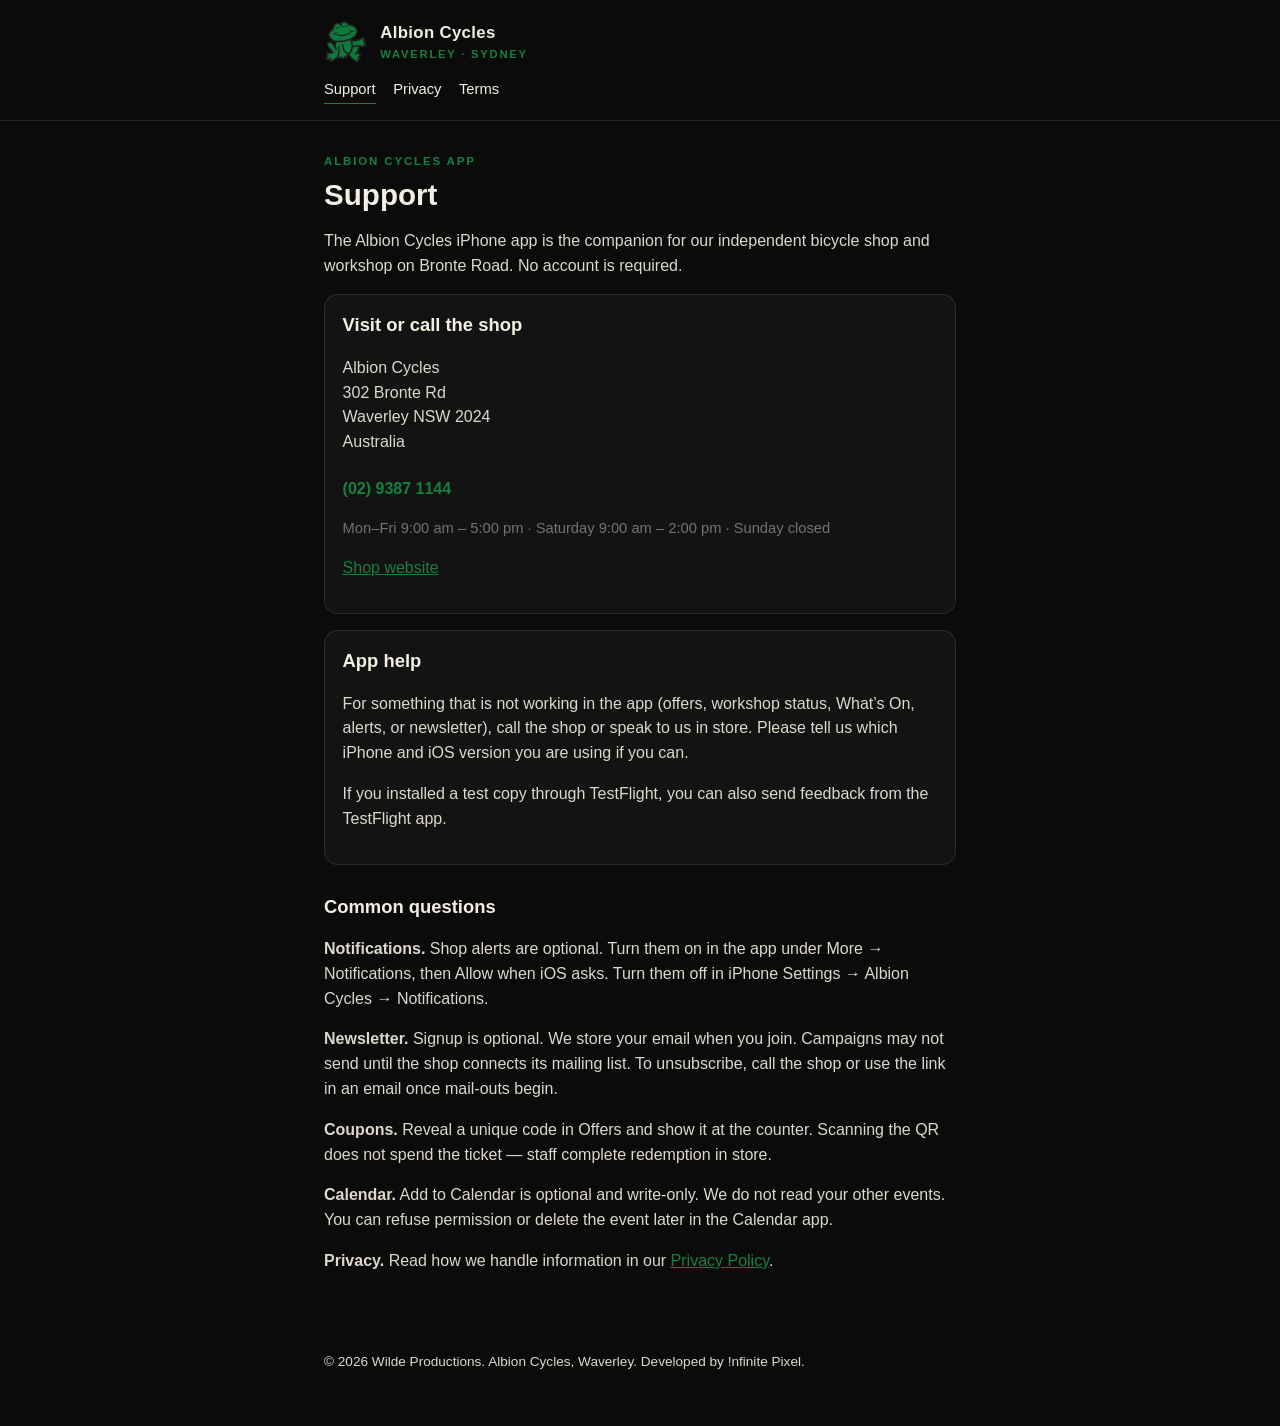
<file: index.html>
<!DOCTYPE html>
<html lang="en-AU">
<head>
  <meta charset="utf-8">
  <meta name="viewport" content="width=device-width, initial-scale=1">
  <title>Support — Albion Cycles</title>
  <meta name="description" content="Help and contact for the Albion Cycles iPhone app and Waverley shop.">
  <link rel="stylesheet" href="styles.css">
</head>
<body>
  <header>
    <div class="wrap" style="padding-bottom: 0;">
      <a class="brand" href="index.html">
        <img class="frog" src="albion-frog.png" alt="">
        <span class="brand-text">
          <strong>Albion Cycles</strong>
          <span>Waverley · Sydney</span>
        </span>
      </a>
      <nav>
        <a href="index.html" aria-current="page">Support</a>
        <a href="privacy.html">Privacy</a>
        <a href="terms.html">Terms</a>
      </nav>
    </div>
  </header>

  <main class="wrap">
    <p class="eyebrow">Albion Cycles app</p>
    <h1>Support</h1>
    <p>The Albion Cycles iPhone app is the companion for our independent bicycle shop and workshop on Bronte Road. No account is required.</p>

    <div class="card">
      <h2>Visit or call the shop</h2>
      <p>Albion Cycles<br>302 Bronte Rd<br>Waverley NSW 2024<br>Australia</p>
      <p><a class="action" href="tel:+61293871144">(02) 9387 1144</a></p>
      <p class="muted">Mon–Fri 9:00 am – 5:00 pm · Saturday 9:00 am – 2:00 pm · Sunday closed</p>
      <p><a href="https://kryton42.wixsite.com/albion-cycles-1">Shop website</a></p>
    </div>

    <div class="card">
      <h2>App help</h2>
      <p>For something that is not working in the app (offers, workshop status, What’s On, alerts, or newsletter), call the shop or speak to us in store. Please tell us which iPhone and iOS version you are using if you can.</p>
      <p>If you installed a test copy through TestFlight, you can also send feedback from the TestFlight app.</p>
    </div>

    <h2>Common questions</h2>
    <p><strong>Notifications.</strong> Shop alerts are optional. Turn them on in the app under More → Notifications, then Allow when iOS asks. Turn them off in iPhone Settings → Albion Cycles → Notifications.</p>
    <p><strong>Newsletter.</strong> Signup is optional. We store your email when you join. Campaigns may not send until the shop connects its mailing list. To unsubscribe, call the shop or use the link in an email once mail-outs begin.</p>
    <p><strong>Coupons.</strong> Reveal a unique code in Offers and show it at the counter. Scanning the QR does not spend the ticket — staff complete redemption in store.</p>
    <p><strong>Calendar.</strong> Add to Calendar is optional and write-only. We do not read your other events. You can refuse permission or delete the event later in the Calendar app.</p>
    <p><strong>Privacy.</strong> Read how we handle information in our <a href="privacy.html">Privacy Policy</a>.</p>
  </main>

  <footer>
    <p>© 2026 Wilde Productions. Albion Cycles, Waverley. Developed by !nfinite Pixel.</p>
  </footer>
</body>
</html>
</file>
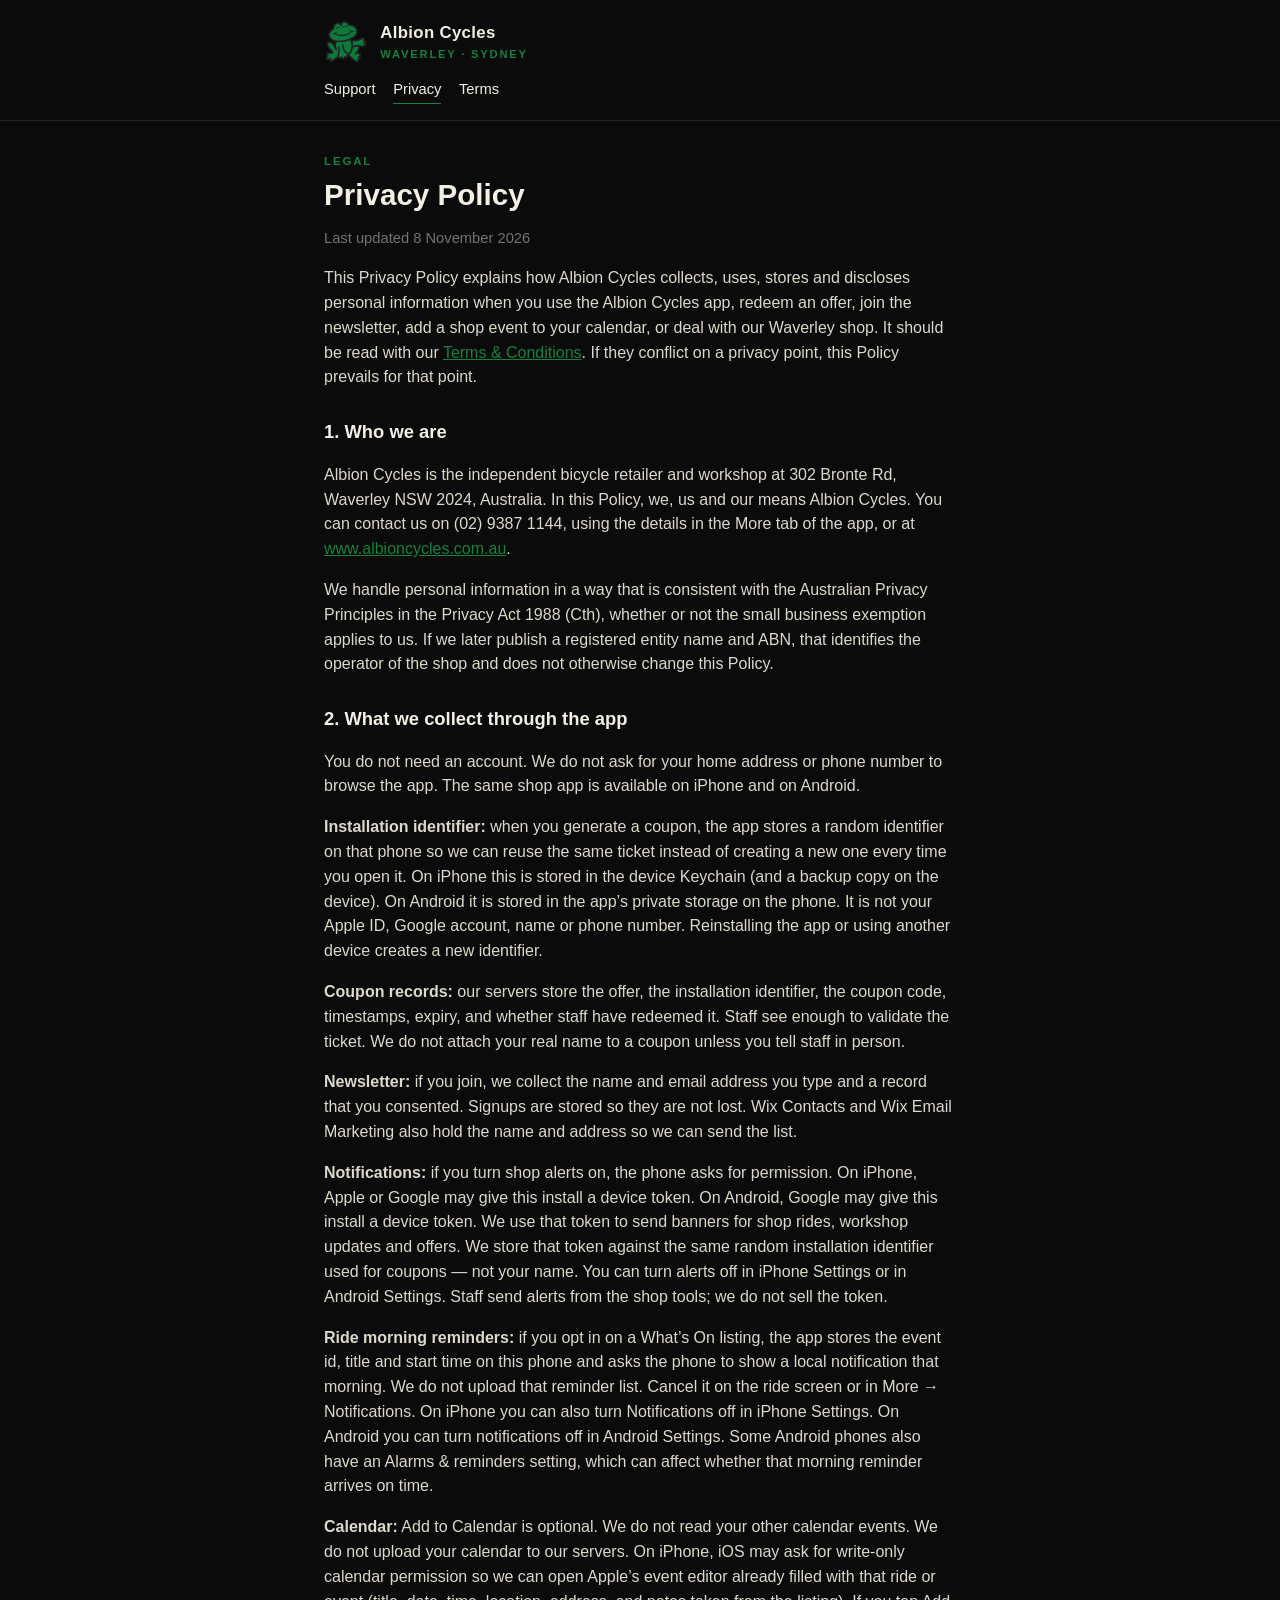
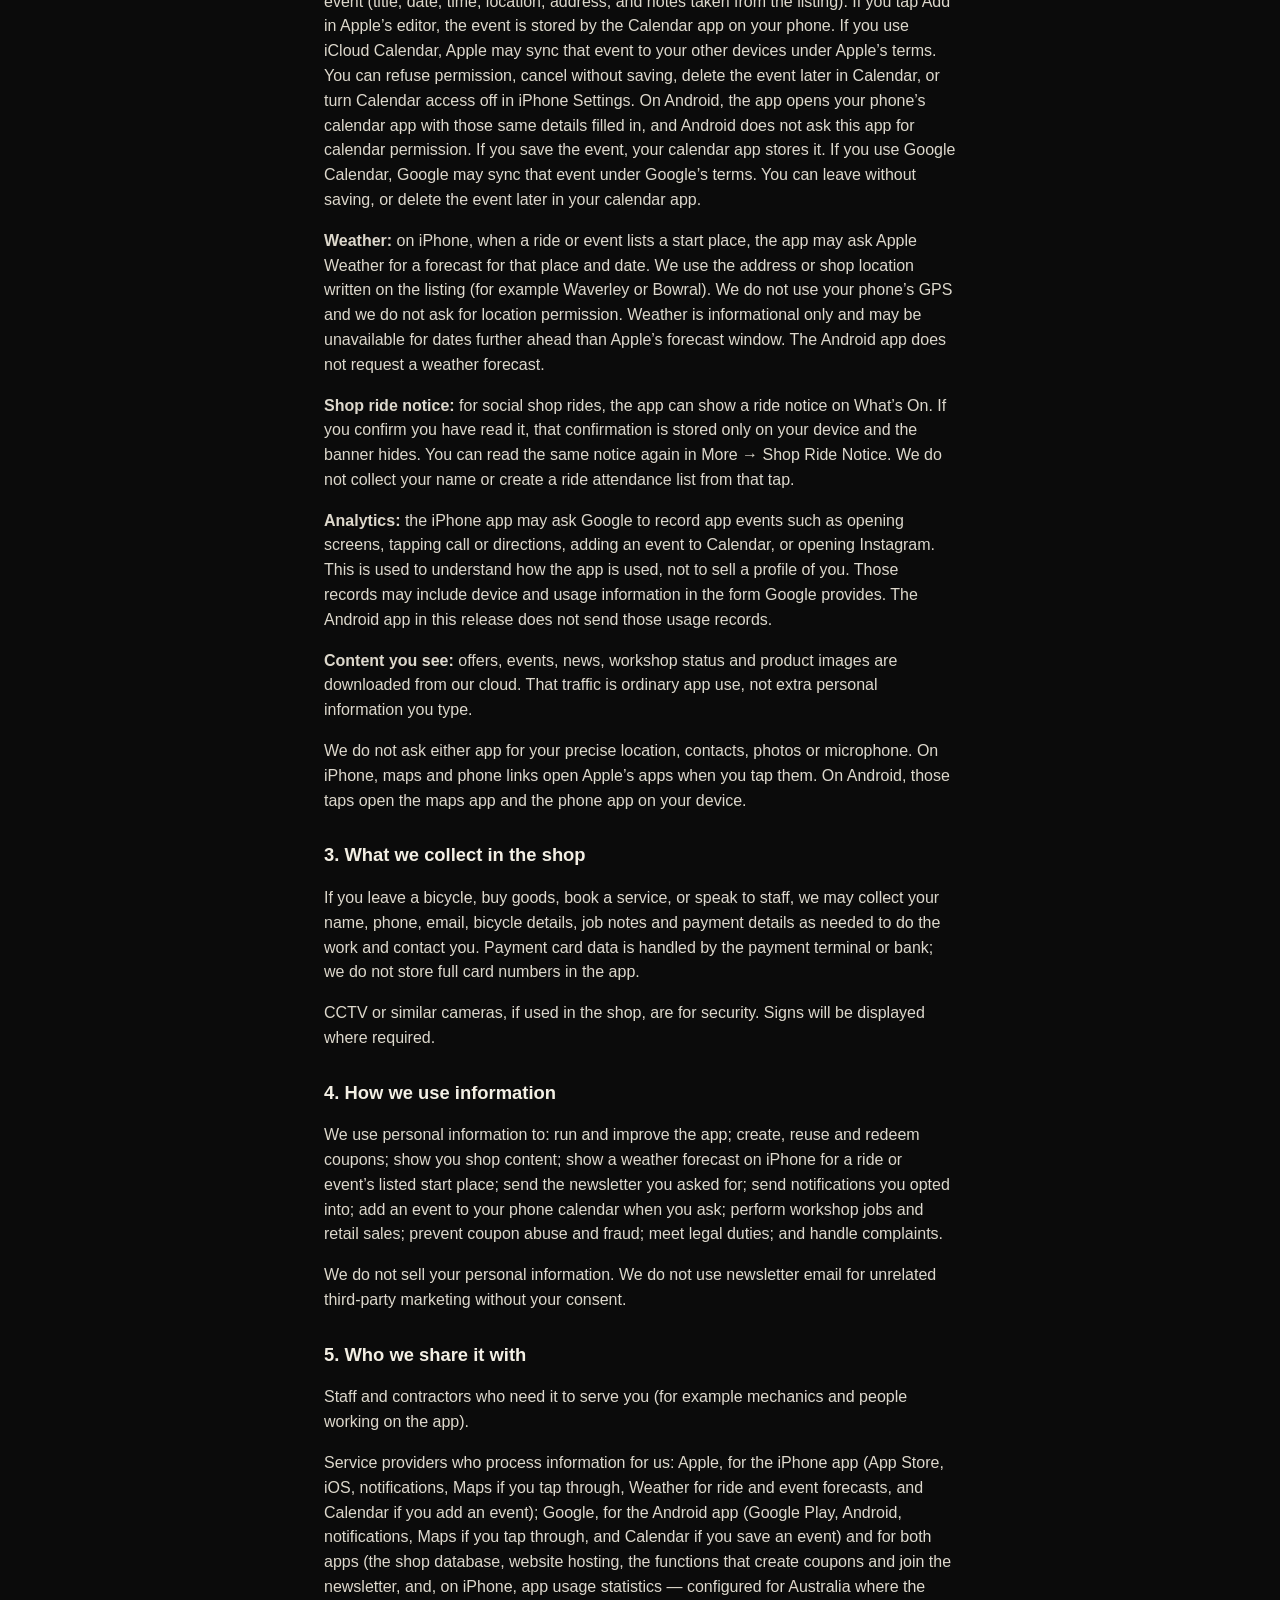
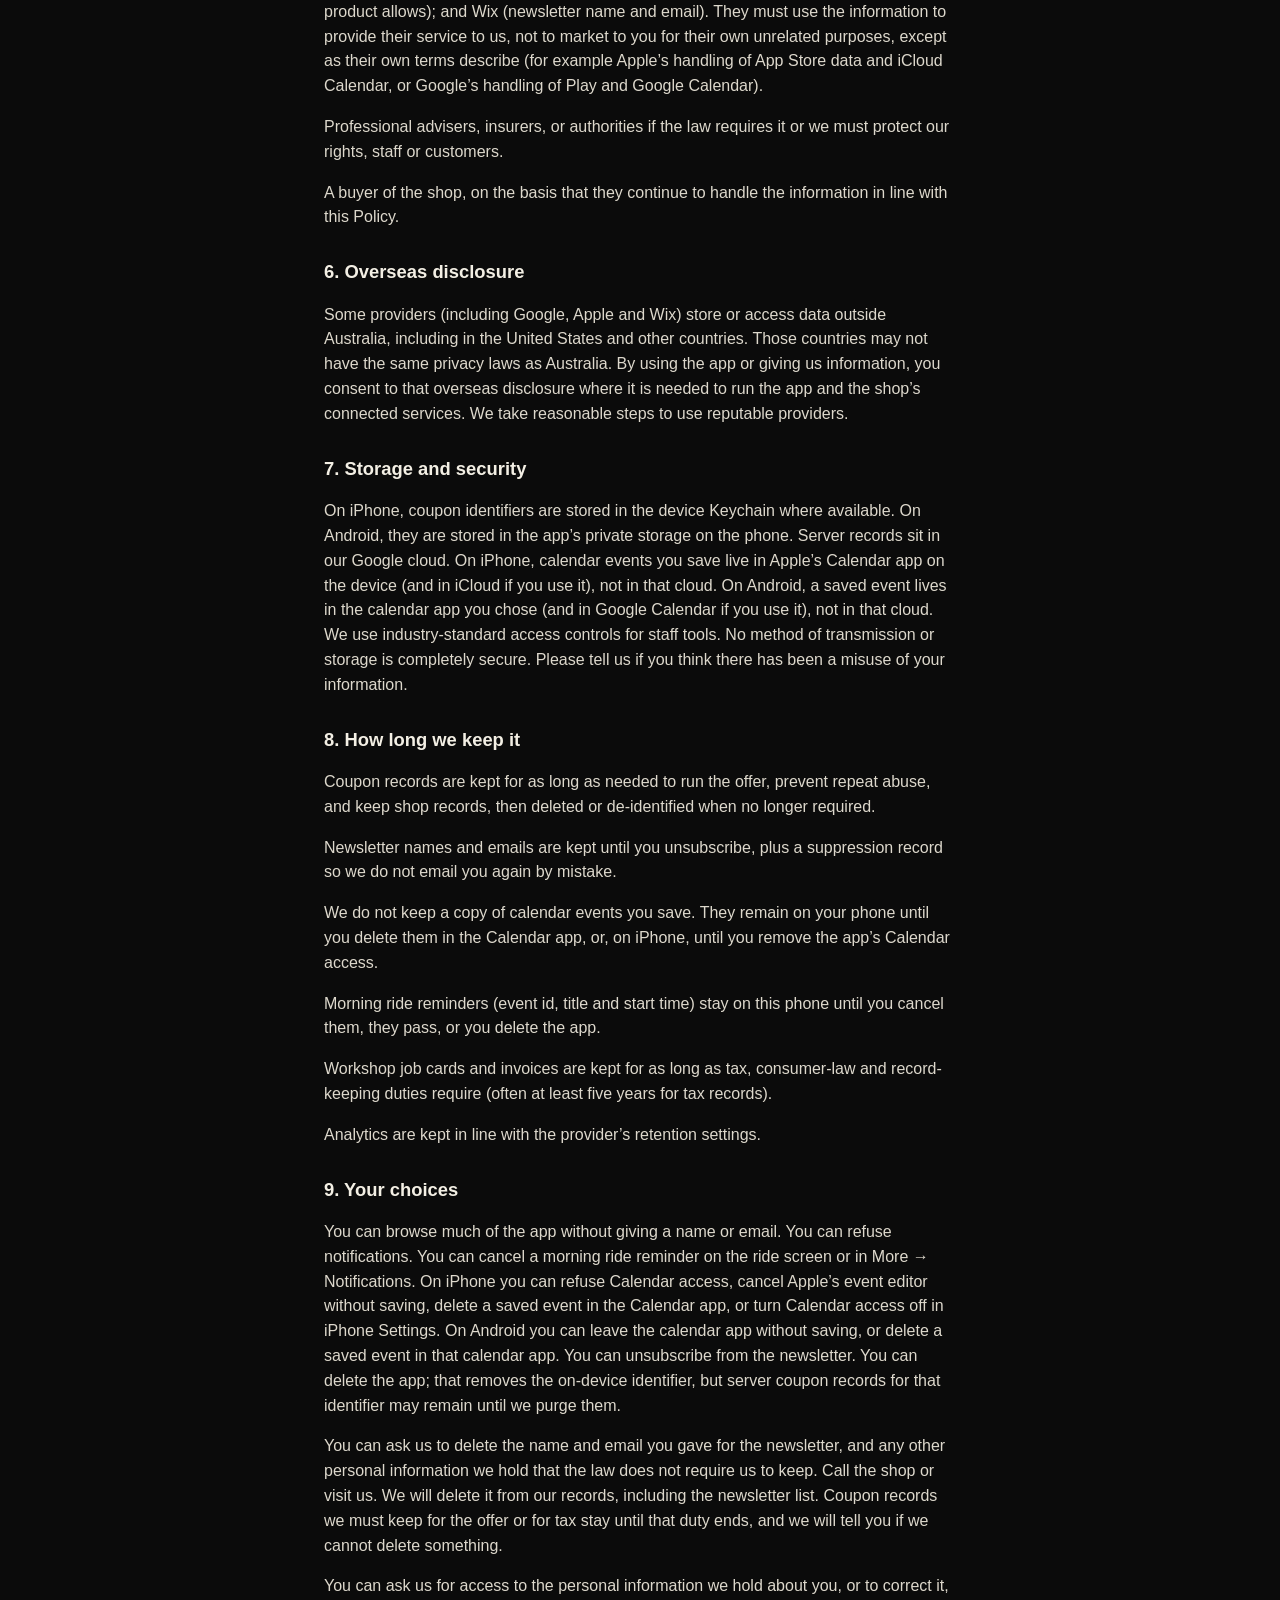
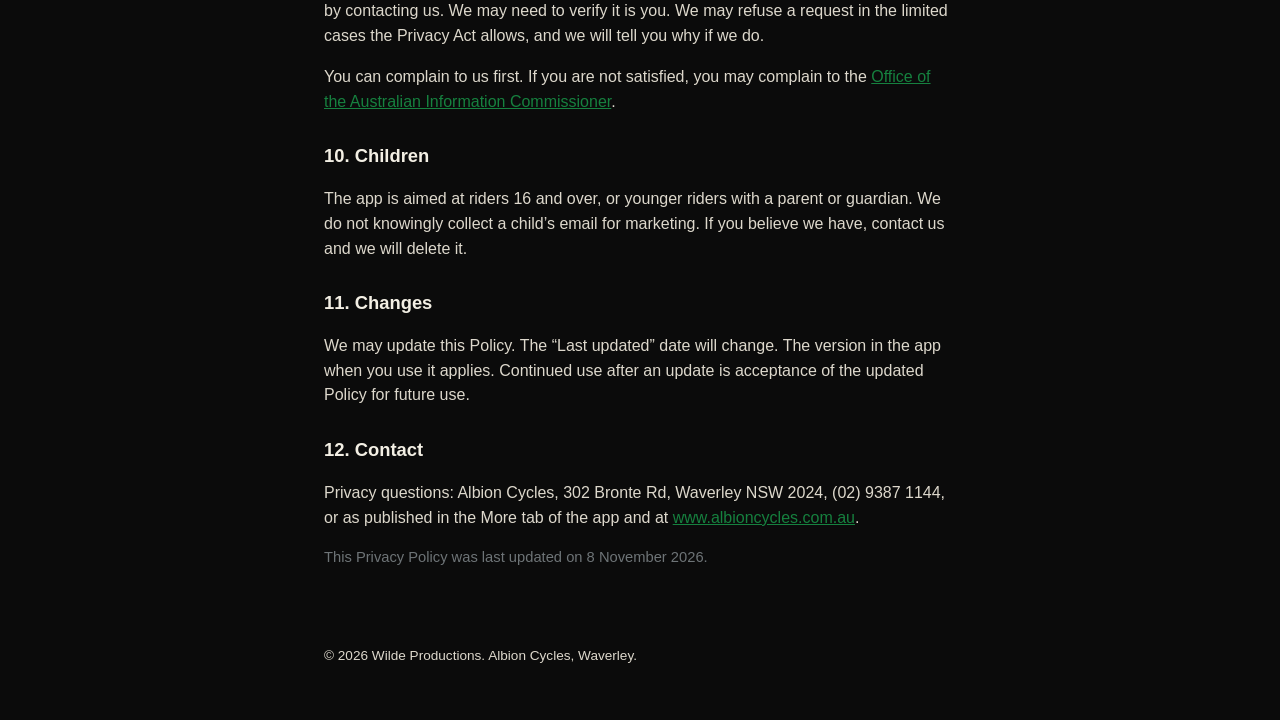
<file: privacy.html>
<!DOCTYPE html>
<html lang="en-AU">
<head>
  <meta charset="utf-8">
  <meta name="viewport" content="width=device-width, initial-scale=1">
  <title>Privacy Policy — Albion Cycles</title>
  <meta name="description" content="Privacy Policy for the Albion Cycles iPhone and Android apps and the Waverley shop.">
  <link rel="stylesheet" href="styles.css">
</head>
<body>
  <header>
    <div class="wrap" style="padding-bottom: 0;">
      <a class="brand" href="index.html">
        <img class="frog" src="albion-frog.png" alt="">
        <span class="brand-text">
          <strong>Albion Cycles</strong>
          <span>Waverley · Sydney</span>
        </span>
      </a>
      <nav>
        <a href="index.html">Support</a>
        <a href="privacy.html" aria-current="page">Privacy</a>
        <a href="terms.html">Terms</a>
      </nav>
    </div>
  </header>

  <main class="wrap">
    <p class="eyebrow">Legal</p>
    <h1>Privacy Policy</h1>
    <p class="muted">Last updated 8 November 2026</p>
    <p>This Privacy Policy explains how Albion Cycles collects, uses, stores and discloses personal information when you use the Albion Cycles app, redeem an offer, join the newsletter, add a shop event to your calendar, or deal with our Waverley shop. It should be read with our <a href="terms.html">Terms &amp; Conditions</a>. If they conflict on a privacy point, this Policy prevails for that point.</p>

    <h2>1. Who we are</h2>
    <p>Albion Cycles is the independent bicycle retailer and workshop at 302 Bronte Rd, Waverley NSW 2024, Australia. In this Policy, we, us and our means Albion Cycles. You can contact us on (02) 9387 1144, using the details in the More tab of the app, or at <a href="https://www.albioncycles.com.au">www.albioncycles.com.au</a>.</p>
    <p>We handle personal information in a way that is consistent with the Australian Privacy Principles in the Privacy Act 1988 (Cth), whether or not the small business exemption applies to us. If we later publish a registered entity name and ABN, that identifies the operator of the shop and does not otherwise change this Policy.</p>

    <h2>2. What we collect through the app</h2>
    <p>You do not need an account. We do not ask for your home address or phone number to browse the app. The same shop app is available on iPhone and on Android.</p>
    <p><strong>Installation identifier:</strong> when you generate a coupon, the app stores a random identifier on that phone so we can reuse the same ticket instead of creating a new one every time you open it. On iPhone this is stored in the device Keychain (and a backup copy on the device). On Android it is stored in the app’s private storage on the phone. It is not your Apple ID, Google account, name or phone number. Reinstalling the app or using another device creates a new identifier.</p>
    <p><strong>Coupon records:</strong> our servers store the offer, the installation identifier, the coupon code, timestamps, expiry, and whether staff have redeemed it. Staff see enough to validate the ticket. We do not attach your real name to a coupon unless you tell staff in person.</p>
    <p><strong>Newsletter:</strong> if you join, we collect the name and email address you type and a record that you consented. Signups are stored so they are not lost. Wix Contacts and Wix Email Marketing also hold the name and address so we can send the list.</p>
    <p><strong>Notifications:</strong> if you turn shop alerts on, the phone asks for permission. On iPhone, Apple or Google may give this install a device token. On Android, Google may give this install a device token. We use that token to send banners for shop rides, workshop updates and offers. We store that token against the same random installation identifier used for coupons — not your name. You can turn alerts off in iPhone Settings or in Android Settings. Staff send alerts from the shop tools; we do not sell the token.</p>
    <p><strong>Ride morning reminders:</strong> if you opt in on a What’s On listing, the app stores the event id, title and start time on this phone and asks the phone to show a local notification that morning. We do not upload that reminder list. Cancel it on the ride screen or in More → Notifications. On iPhone you can also turn Notifications off in iPhone Settings. On Android you can turn notifications off in Android Settings. Some Android phones also have an Alarms &amp; reminders setting, which can affect whether that morning reminder arrives on time.</p>
    <p><strong>Calendar:</strong> Add to Calendar is optional. We do not read your other calendar events. We do not upload your calendar to our servers. On iPhone, iOS may ask for write-only calendar permission so we can open Apple’s event editor already filled with that ride or event (title, date, time, location, address, and notes taken from the listing). If you tap Add in Apple’s editor, the event is stored by the Calendar app on your phone. If you use iCloud Calendar, Apple may sync that event to your other devices under Apple’s terms. You can refuse permission, cancel without saving, delete the event later in Calendar, or turn Calendar access off in iPhone Settings. On Android, the app opens your phone’s calendar app with those same details filled in, and Android does not ask this app for calendar permission. If you save the event, your calendar app stores it. If you use Google Calendar, Google may sync that event under Google’s terms. You can leave without saving, or delete the event later in your calendar app.</p>
    <p><strong>Weather:</strong> on iPhone, when a ride or event lists a start place, the app may ask Apple Weather for a forecast for that place and date. We use the address or shop location written on the listing (for example Waverley or Bowral). We do not use your phone’s GPS and we do not ask for location permission. Weather is informational only and may be unavailable for dates further ahead than Apple’s forecast window. The Android app does not request a weather forecast.</p>
    <p><strong>Shop ride notice:</strong> for social shop rides, the app can show a ride notice on What’s On. If you confirm you have read it, that confirmation is stored only on your device and the banner hides. You can read the same notice again in More → Shop Ride Notice. We do not collect your name or create a ride attendance list from that tap.</p>
    <p><strong>Analytics:</strong> the iPhone app may ask Google to record app events such as opening screens, tapping call or directions, adding an event to Calendar, or opening Instagram. This is used to understand how the app is used, not to sell a profile of you. Those records may include device and usage information in the form Google provides. The Android app in this release does not send those usage records.</p>
    <p><strong>Content you see:</strong> offers, events, news, workshop status and product images are downloaded from our cloud. That traffic is ordinary app use, not extra personal information you type.</p>
    <p>We do not ask either app for your precise location, contacts, photos or microphone. On iPhone, maps and phone links open Apple’s apps when you tap them. On Android, those taps open the maps app and the phone app on your device.</p>

    <h2>3. What we collect in the shop</h2>
    <p>If you leave a bicycle, buy goods, book a service, or speak to staff, we may collect your name, phone, email, bicycle details, job notes and payment details as needed to do the work and contact you. Payment card data is handled by the payment terminal or bank; we do not store full card numbers in the app.</p>
    <p>CCTV or similar cameras, if used in the shop, are for security. Signs will be displayed where required.</p>

    <h2>4. How we use information</h2>
    <p>We use personal information to: run and improve the app; create, reuse and redeem coupons; show you shop content; show a weather forecast on iPhone for a ride or event’s listed start place; send the newsletter you asked for; send notifications you opted into; add an event to your phone calendar when you ask; perform workshop jobs and retail sales; prevent coupon abuse and fraud; meet legal duties; and handle complaints.</p>
    <p>We do not sell your personal information. We do not use newsletter email for unrelated third-party marketing without your consent.</p>

    <h2>5. Who we share it with</h2>
    <p>Staff and contractors who need it to serve you (for example mechanics and people working on the app).</p>
    <p>Service providers who process information for us: Apple, for the iPhone app (App Store, iOS, notifications, Maps if you tap through, Weather for ride and event forecasts, and Calendar if you add an event); Google, for the Android app (Google Play, Android, notifications, Maps if you tap through, and Calendar if you save an event) and for both apps (the shop database, website hosting, the functions that create coupons and join the newsletter, and, on iPhone, app usage statistics — configured for Australia where the product allows); and Wix (newsletter name and email). They must use the information to provide their service to us, not to market to you for their own unrelated purposes, except as their own terms describe (for example Apple’s handling of App Store data and iCloud Calendar, or Google’s handling of Play and Google Calendar).</p>
    <p>Professional advisers, insurers, or authorities if the law requires it or we must protect our rights, staff or customers.</p>
    <p>A buyer of the shop, on the basis that they continue to handle the information in line with this Policy.</p>

    <h2>6. Overseas disclosure</h2>
    <p>Some providers (including Google, Apple and Wix) store or access data outside Australia, including in the United States and other countries. Those countries may not have the same privacy laws as Australia. By using the app or giving us information, you consent to that overseas disclosure where it is needed to run the app and the shop’s connected services. We take reasonable steps to use reputable providers.</p>

    <h2>7. Storage and security</h2>
    <p>On iPhone, coupon identifiers are stored in the device Keychain where available. On Android, they are stored in the app’s private storage on the phone. Server records sit in our Google cloud. On iPhone, calendar events you save live in Apple’s Calendar app on the device (and in iCloud if you use it), not in that cloud. On Android, a saved event lives in the calendar app you chose (and in Google Calendar if you use it), not in that cloud. We use industry-standard access controls for staff tools. No method of transmission or storage is completely secure. Please tell us if you think there has been a misuse of your information.</p>

    <h2>8. How long we keep it</h2>
    <p>Coupon records are kept for as long as needed to run the offer, prevent repeat abuse, and keep shop records, then deleted or de-identified when no longer required.</p>
    <p>Newsletter names and emails are kept until you unsubscribe, plus a suppression record so we do not email you again by mistake.</p>
    <p>We do not keep a copy of calendar events you save. They remain on your phone until you delete them in the Calendar app, or, on iPhone, until you remove the app’s Calendar access.</p>
    <p>Morning ride reminders (event id, title and start time) stay on this phone until you cancel them, they pass, or you delete the app.</p>
    <p>Workshop job cards and invoices are kept for as long as tax, consumer-law and record-keeping duties require (often at least five years for tax records).</p>
    <p>Analytics are kept in line with the provider’s retention settings.</p>

    <h2>9. Your choices</h2>
    <p>You can browse much of the app without giving a name or email. You can refuse notifications. You can cancel a morning ride reminder on the ride screen or in More → Notifications. On iPhone you can refuse Calendar access, cancel Apple’s event editor without saving, delete a saved event in the Calendar app, or turn Calendar access off in iPhone Settings. On Android you can leave the calendar app without saving, or delete a saved event in that calendar app. You can unsubscribe from the newsletter. You can delete the app; that removes the on-device identifier, but server coupon records for that identifier may remain until we purge them.</p>
    <p>You can ask us to delete the name and email you gave for the newsletter, and any other personal information we hold that the law does not require us to keep. Call the shop or visit us. We will delete it from our records, including the newsletter list. Coupon records we must keep for the offer or for tax stay until that duty ends, and we will tell you if we cannot delete something.</p>
    <p>You can ask us for access to the personal information we hold about you, or to correct it, by contacting us. We may need to verify it is you. We may refuse a request in the limited cases the Privacy Act allows, and we will tell you why if we do.</p>
    <p>You can complain to us first. If you are not satisfied, you may complain to the <a href="https://www.oaic.gov.au">Office of the Australian Information Commissioner</a>.</p>

    <h2>10. Children</h2>
    <p>The app is aimed at riders 16 and over, or younger riders with a parent or guardian. We do not knowingly collect a child’s email for marketing. If you believe we have, contact us and we will delete it.</p>

    <h2>11. Changes</h2>
    <p>We may update this Policy. The “Last updated” date will change. The version in the app when you use it applies. Continued use after an update is acceptance of the updated Policy for future use.</p>

    <h2>12. Contact</h2>
    <p>Privacy questions: Albion Cycles, 302 Bronte Rd, Waverley NSW 2024, (02) 9387 1144, or as published in the More tab of the app and at <a href="https://www.albioncycles.com.au">www.albioncycles.com.au</a>.</p>
    <p class="muted">This Privacy Policy was last updated on 8 November 2026.</p>
  </main>

  <footer>
    <p>© 2026 Wilde Productions. Albion Cycles, Waverley.</p>
  </footer>
</body>
</html>
</file>
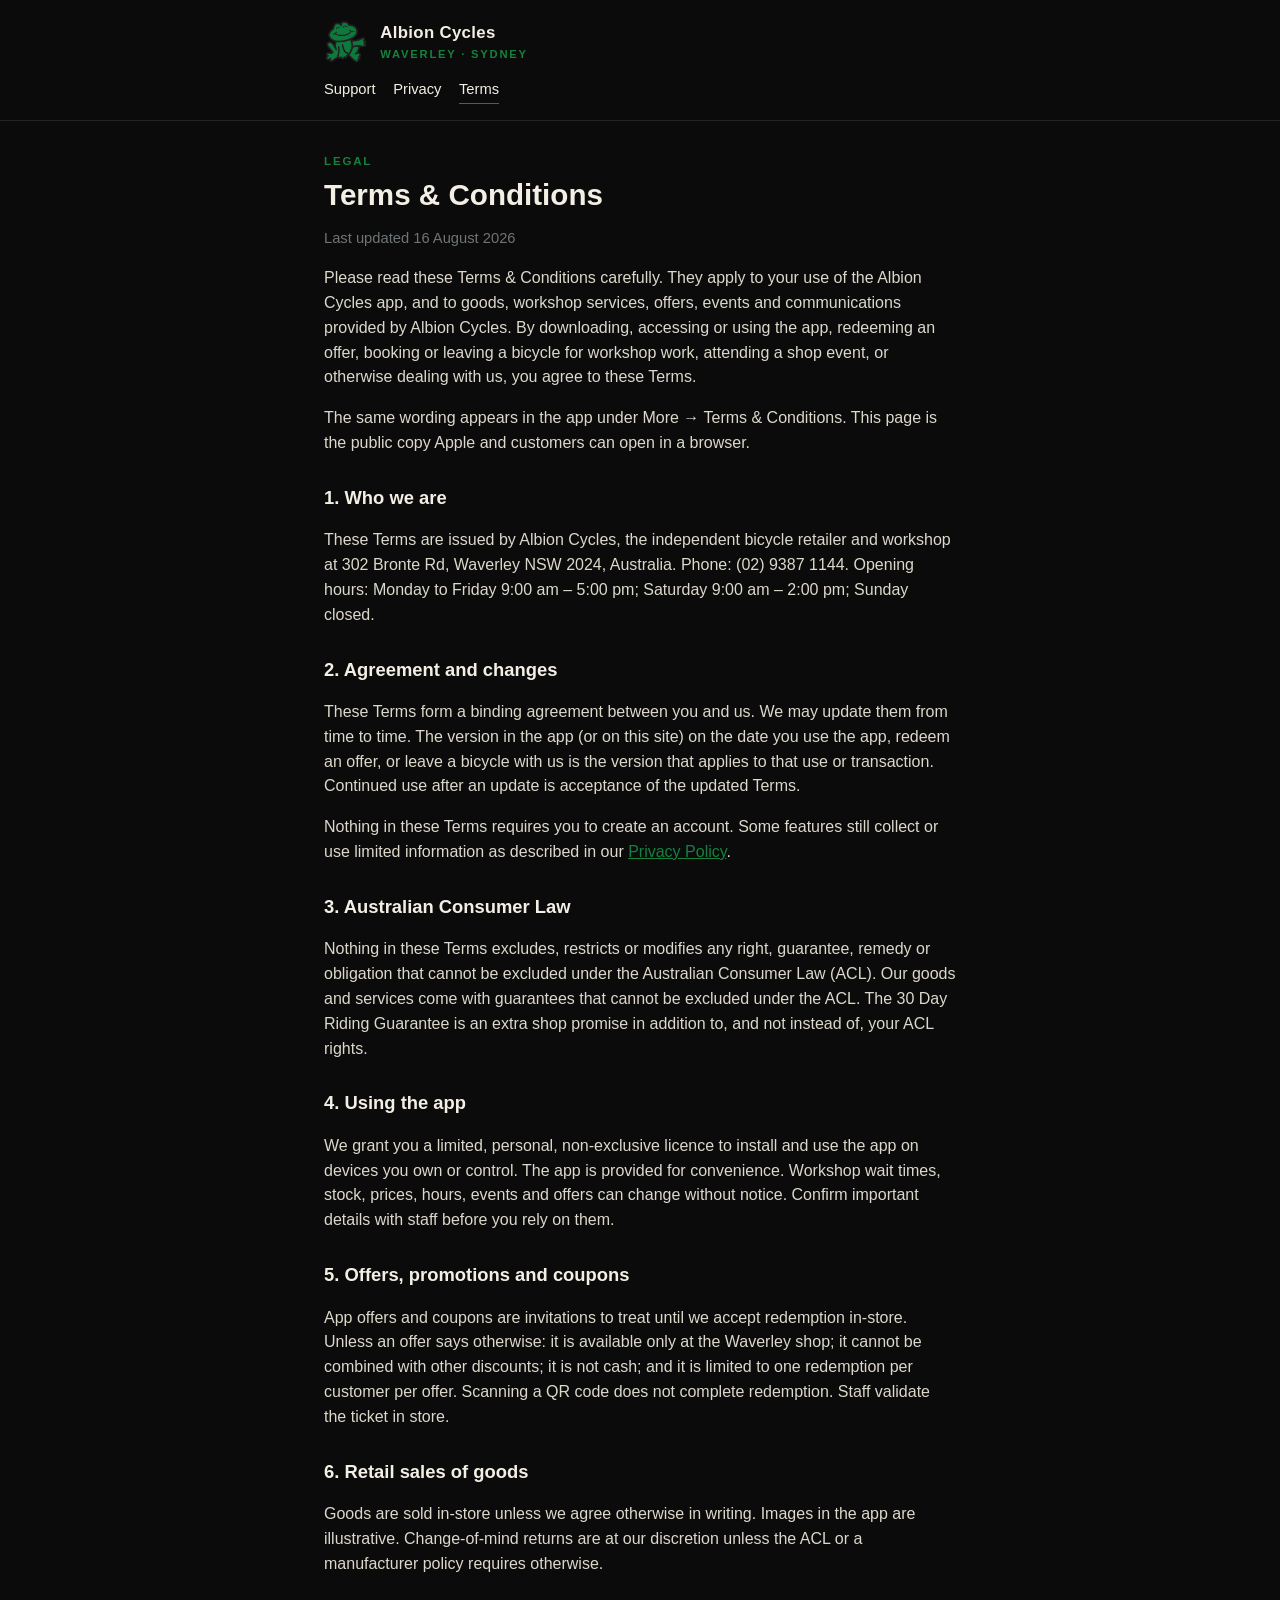
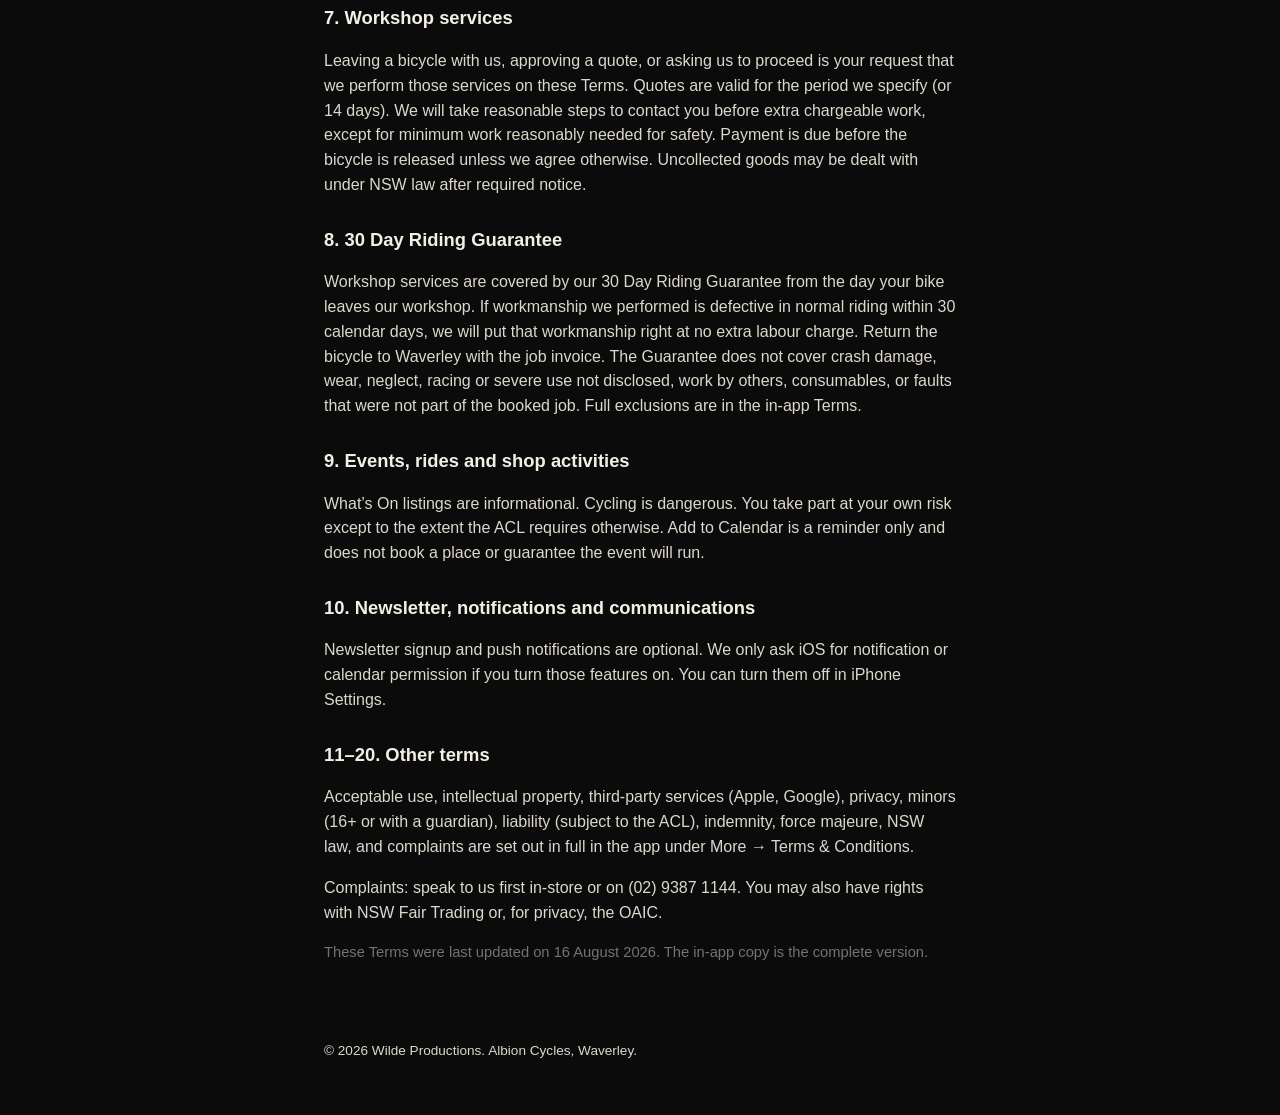
<file: terms.html>
<!DOCTYPE html>
<html lang="en-AU">
<head>
  <meta charset="utf-8">
  <meta name="viewport" content="width=device-width, initial-scale=1">
  <title>Terms &amp; Conditions — Albion Cycles</title>
  <meta name="description" content="Terms &amp; Conditions for the Albion Cycles iPhone app and Waverley shop.">
  <link rel="stylesheet" href="styles.css">
</head>
<body>
  <header>
    <div class="wrap" style="padding-bottom: 0;">
      <a class="brand" href="index.html">
        <img class="frog" src="albion-frog.png" alt="">
        <span class="brand-text">
          <strong>Albion Cycles</strong>
          <span>Waverley · Sydney</span>
        </span>
      </a>
      <nav>
        <a href="index.html">Support</a>
        <a href="privacy.html">Privacy</a>
        <a href="terms.html" aria-current="page">Terms</a>
      </nav>
    </div>
  </header>

  <main class="wrap">
    <p class="eyebrow">Legal</p>
    <h1>Terms &amp; Conditions</h1>
    <p class="muted">Last updated 16 August 2026</p>
    <p>Please read these Terms &amp; Conditions carefully. They apply to your use of the Albion Cycles app, and to goods, workshop services, offers, events and communications provided by Albion Cycles. By downloading, accessing or using the app, redeeming an offer, booking or leaving a bicycle for workshop work, attending a shop event, or otherwise dealing with us, you agree to these Terms.</p>
    <p>The same wording appears in the app under More → Terms &amp; Conditions. This page is the public copy Apple and customers can open in a browser.</p>

    <h2>1. Who we are</h2>
    <p>These Terms are issued by Albion Cycles, the independent bicycle retailer and workshop at 302 Bronte Rd, Waverley NSW 2024, Australia. Phone: (02) 9387 1144. Opening hours: Monday to Friday 9:00 am – 5:00 pm; Saturday 9:00 am – 2:00 pm; Sunday closed.</p>

    <h2>2. Agreement and changes</h2>
    <p>These Terms form a binding agreement between you and us. We may update them from time to time. The version in the app (or on this site) on the date you use the app, redeem an offer, or leave a bicycle with us is the version that applies to that use or transaction. Continued use after an update is acceptance of the updated Terms.</p>
    <p>Nothing in these Terms requires you to create an account. Some features still collect or use limited information as described in our <a href="privacy.html">Privacy Policy</a>.</p>

    <h2>3. Australian Consumer Law</h2>
    <p>Nothing in these Terms excludes, restricts or modifies any right, guarantee, remedy or obligation that cannot be excluded under the Australian Consumer Law (ACL). Our goods and services come with guarantees that cannot be excluded under the ACL. The 30 Day Riding Guarantee is an extra shop promise in addition to, and not instead of, your ACL rights.</p>

    <h2>4. Using the app</h2>
    <p>We grant you a limited, personal, non-exclusive licence to install and use the app on devices you own or control. The app is provided for convenience. Workshop wait times, stock, prices, hours, events and offers can change without notice. Confirm important details with staff before you rely on them.</p>

    <h2>5. Offers, promotions and coupons</h2>
    <p>App offers and coupons are invitations to treat until we accept redemption in-store. Unless an offer says otherwise: it is available only at the Waverley shop; it cannot be combined with other discounts; it is not cash; and it is limited to one redemption per customer per offer. Scanning a QR code does not complete redemption. Staff validate the ticket in store.</p>

    <h2>6. Retail sales of goods</h2>
    <p>Goods are sold in-store unless we agree otherwise in writing. Images in the app are illustrative. Change-of-mind returns are at our discretion unless the ACL or a manufacturer policy requires otherwise.</p>

    <h2>7. Workshop services</h2>
    <p>Leaving a bicycle with us, approving a quote, or asking us to proceed is your request that we perform those services on these Terms. Quotes are valid for the period we specify (or 14 days). We will take reasonable steps to contact you before extra chargeable work, except for minimum work reasonably needed for safety. Payment is due before the bicycle is released unless we agree otherwise. Uncollected goods may be dealt with under NSW law after required notice.</p>

    <h2>8. 30 Day Riding Guarantee</h2>
    <p>Workshop services are covered by our 30 Day Riding Guarantee from the day your bike leaves our workshop. If workmanship we performed is defective in normal riding within 30 calendar days, we will put that workmanship right at no extra labour charge. Return the bicycle to Waverley with the job invoice. The Guarantee does not cover crash damage, wear, neglect, racing or severe use not disclosed, work by others, consumables, or faults that were not part of the booked job. Full exclusions are in the in-app Terms.</p>

    <h2>9. Events, rides and shop activities</h2>
    <p>What’s On listings are informational. Cycling is dangerous. You take part at your own risk except to the extent the ACL requires otherwise. Add to Calendar is a reminder only and does not book a place or guarantee the event will run.</p>

    <h2>10. Newsletter, notifications and communications</h2>
    <p>Newsletter signup and push notifications are optional. We only ask iOS for notification or calendar permission if you turn those features on. You can turn them off in iPhone Settings.</p>

    <h2>11–20. Other terms</h2>
    <p>Acceptable use, intellectual property, third-party services (Apple, Google), privacy, minors (16+ or with a guardian), liability (subject to the ACL), indemnity, force majeure, NSW law, and complaints are set out in full in the app under More → Terms &amp; Conditions.</p>
    <p>Complaints: speak to us first in-store or on (02) 9387 1144. You may also have rights with NSW Fair Trading or, for privacy, the OAIC.</p>
    <p class="muted">These Terms were last updated on 16 August 2026. The in-app copy is the complete version.</p>
  </main>

  <footer>
    <p>© 2026 Wilde Productions. Albion Cycles, Waverley.</p>
  </footer>
</body>
</html>
</file>
<file: styles.css>
:root {
  --black: #0b0b0b;
  --warm-black: #121312;
  --cream: #f3efe4;
  --green: #16813f;
  --steel: #6e7477;
  --max: 42rem;
}

* { box-sizing: border-box; }

html, body {
  margin: 0;
  background: var(--black);
  color: var(--cream);
}

body {
  font-family: -apple-system, BlinkMacSystemFont, "Segoe UI", Helvetica, Arial, sans-serif;
  line-height: 1.55;
}

a { color: var(--green); }

header {
  border-bottom: 1px solid rgba(255, 255, 255, 0.1);
  padding: 1.25rem 1.25rem 1rem;
}

.wrap {
  max-width: var(--max);
  margin: 0 auto;
  padding: 0 1.25rem 3rem;
}

.brand {
  display: flex;
  align-items: center;
  gap: 0.85rem;
  text-decoration: none;
  color: inherit;
}

.brand img.frog {
  height: 42px;
  width: auto;
}

.brand-text {
  display: flex;
  flex-direction: column;
}

.brand-text strong {
  font-size: 1.05rem;
  letter-spacing: 0.02em;
}

.brand-text span {
  color: var(--green);
  font-size: 0.7rem;
  font-weight: 600;
  letter-spacing: 0.16em;
  text-transform: uppercase;
}

nav {
  margin-top: 0.9rem;
  display: flex;
  gap: 1.1rem;
  font-size: 0.92rem;
}

nav a {
  color: var(--cream);
  text-decoration: none;
  border-bottom: 1px solid transparent;
  padding-bottom: 0.15rem;
}

nav a:hover,
nav a[aria-current="page"] {
  border-bottom-color: var(--green);
  color: var(--cream);
}

.eyebrow {
  color: var(--green);
  font-size: 0.72rem;
  font-weight: 600;
  letter-spacing: 0.16em;
  text-transform: uppercase;
  margin: 2rem 0 0.4rem;
}

h1 {
  font-size: 1.85rem;
  line-height: 1.2;
  margin: 0 0 0.75rem;
}

h2 {
  font-size: 1.15rem;
  margin: 1.75rem 0 0.45rem;
}

p, li { color: #ddd8cc; }

.muted { color: var(--steel); font-size: 0.92rem; }

.card {
  background: var(--warm-black);
  border: 1px solid rgba(255, 255, 255, 0.1);
  border-radius: 14px;
  padding: 1rem 1.1rem;
  margin: 1rem 0;
}

.card h2 { margin-top: 0; }

.card a.action {
  display: inline-block;
  margin-top: 0.35rem;
  font-weight: 600;
  text-decoration: none;
}

footer {
  max-width: var(--max);
  margin: 0 auto;
  padding: 0 1.25rem 2.5rem;
  color: var(--steel);
  font-size: 0.85rem;
}
</file>
